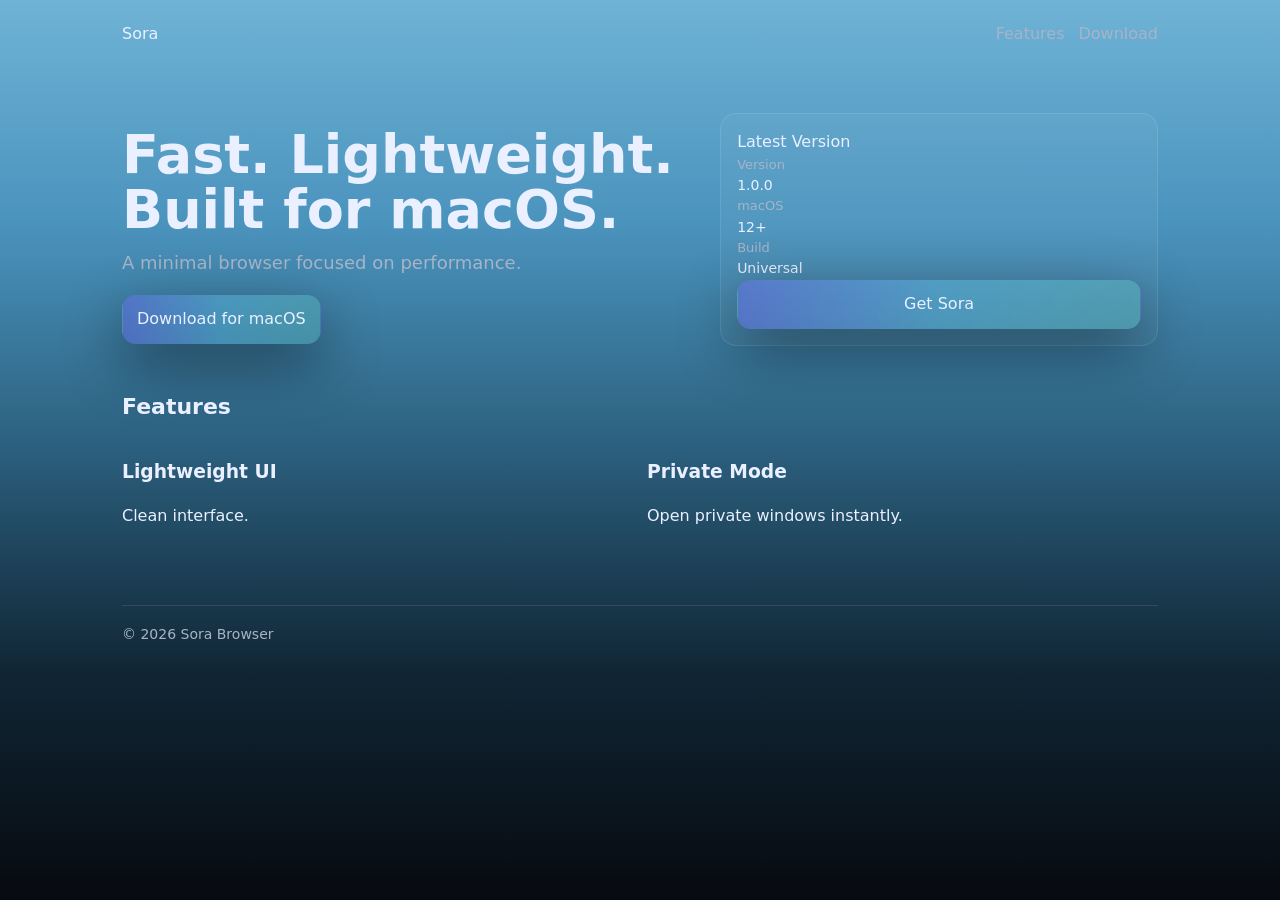
<file: index.html>
<!doctype html>
<html lang="en">
<head>
<meta charset="utf-8">
<meta name="viewport" content="width=device-width, initial-scale=1">
<title>Sora Browser</title>
<link rel="stylesheet" href="styles.css">
</head>
<body>

<header class="wrap header">
<div class="logo">Sora</div>
<nav class="nav">
<a href="#features">Features</a>
<a href="download.html">Download</a>
</nav>
</header>

<main class="wrap">

<section class="hero">
<div>
<h1>Fast. Lightweight. Built for macOS.</h1>
<p class="sub">A minimal browser focused on performance.</p>
<div class="cta">
<a class="btn primary" href="download.html">Download for macOS</a>
</div>
</div>

<div class="card">
<div class="cardTitle">Latest Version</div>
<div class="kv">
<div class="k">Version</div><div class="v">1.0.0</div>
<div class="k">macOS</div><div class="v">12+</div>
<div class="k">Build</div><div class="v">Universal</div>
</div>
<a class="btn primary full" href="download.html">Get Sora</a>
</div>
</section>

<section id="features" class="features">
<h2>Features</h2>
<div class="grid">
<div class="feature">
<h3>Lightweight UI</h3>
<p>Clean interface.</p>
</div>
<div class="feature">
<h3>Private Mode</h3>
<p>Open private windows instantly.</p>
</div>
</div>
</section>

<footer class="footer">
<div>© 2026 Sora Browser</div>
</footer>

</main>
</body>
</html>
</file>
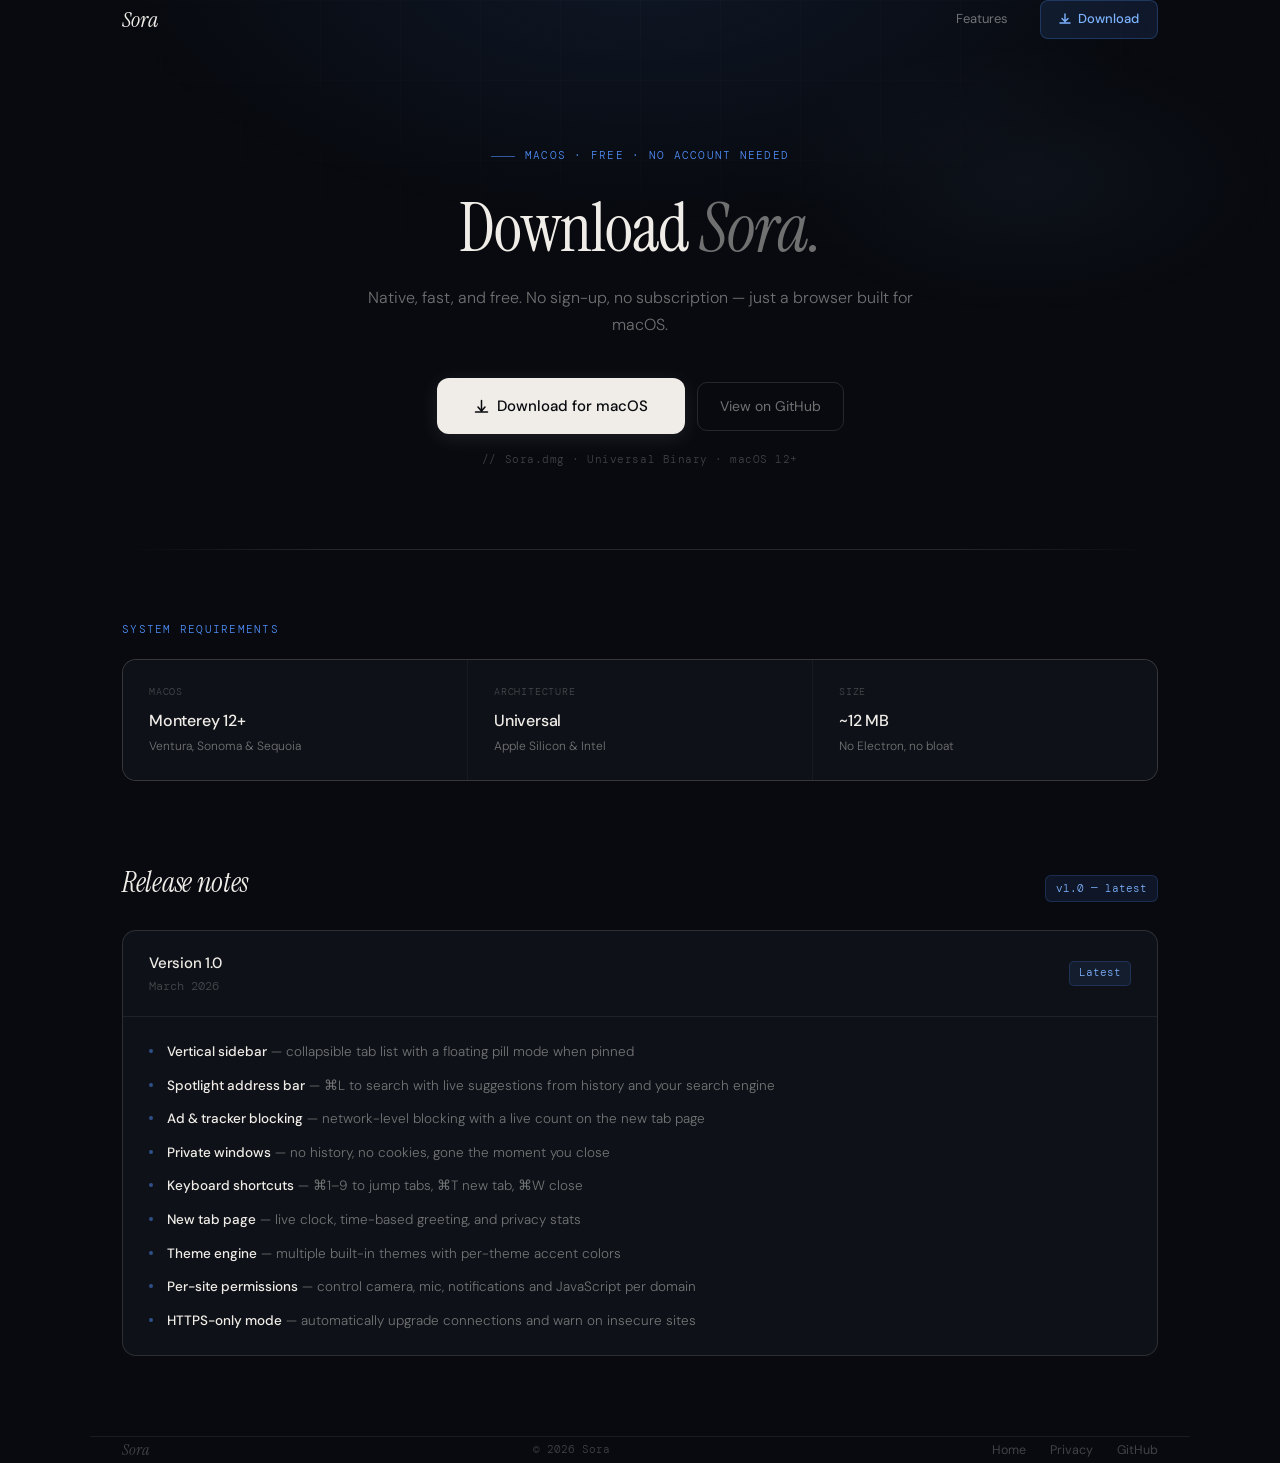
<file: download.html>
<!doctype html>
<html lang="en">
<head>
  <meta charset="utf-8" />
  <meta name="viewport" content="width=device-width, initial-scale=1" />
  <title>Download Sora — macOS browser</title>
  <meta name="description" content="Download Sora for macOS. Free, native, and built with SwiftUI." />
  <meta property="og:title" content="Download Sora — macOS browser" />
  <meta property="og:description" content="Free, native macOS browser built with SwiftUI." />
  <meta property="og:type" content="website" />
  <link rel="icon" href="favicon.ico" />
  <link rel="preconnect" href="https://fonts.googleapis.com" />
  <link rel="preconnect" href="https://fonts.gstatic.com" crossorigin />
  <link href="https://fonts.googleapis.com/css2?family=Instrument+Serif:ital@0;1&family=DM+Sans:wght@300;400;500&family=DM+Mono:wght@400;500&display=swap" rel="stylesheet" />
  <style>
    :root {
      --bg:       #080a0f;
      --surface:  #0e1117;
      --border:   rgba(255,255,255,0.07);
      --border2:  rgba(255,255,255,0.12);
      --text:     #f0ede8;
      --muted:    rgba(240,237,232,0.45);
      --dim:      rgba(240,237,232,0.25);
      --accent:   #4f8ef7;
      --accent2:  #7eb3ff;
      --radius:   16px;
      --mono:     'DM Mono', monospace;
      --serif:    'Instrument Serif', Georgia, serif;
      --sans:     'DM Sans', sans-serif;
    }

    *, *::before, *::after { box-sizing: border-box; margin: 0; padding: 0; }
    html { scroll-behavior: smooth; }

    body {
      background-color: var(--bg);
      color: var(--text);
      font-family: var(--sans);
      font-size: 16px;
      line-height: 1.6;
      font-weight: 300;
      -webkit-font-smoothing: antialiased;
      overflow-x: hidden;
    }

    a { color: inherit; text-decoration: none; }
    a:focus-visible { outline: 2px solid var(--accent); outline-offset: 3px; border-radius: 4px; }

    .bg-layer {
      position: fixed;
      inset: 0;
      pointer-events: none;
      z-index: 0;
    }
    .bg-layer::before {
      content: '';
      position: absolute;
      inset: 0;
      background:
        radial-gradient(ellipse 70% 50% at 50% -5%, rgba(79,142,247,0.1) 0%, transparent 60%),
        radial-gradient(ellipse 40% 30% at 80% 20%, rgba(126,179,255,0.05) 0%, transparent 50%);
    }
    .bg-layer::after {
      content: '';
      position: absolute;
      inset: 0;
      background-image:
        linear-gradient(rgba(255,255,255,0.02) 1px, transparent 1px),
        linear-gradient(90deg, rgba(255,255,255,0.02) 1px, transparent 1px);
      background-size: 80px 80px;
      mask-image: radial-gradient(ellipse 80% 60% at 50% 0%, black 0%, transparent 70%);
    }

    .wrap {
      max-width: 1100px;
      margin: 0 auto;
      padding: 0 32px;
      position: relative;
      z-index: 1;
    }

    /* ── Header ── */
    header {
      display: flex;
      align-items: center;
      justify-content: space-between;
      padding: 32px 0;
      opacity: 0;
      animation: fadeDown 0.6s ease 0.1s forwards;
    }
    .brand {
      font-family: var(--serif);
      font-size: 22px;
      font-style: italic;
      color: var(--text);
    }
    nav { display: flex; align-items: center; gap: 32px; }
    nav a { font-size: 13px; font-weight: 400; color: var(--muted); transition: color 0.2s; }
    nav a:hover { color: var(--text); }
    .nav-download {
      display: inline-flex;
      align-items: center;
      gap: 7px;
      padding: 8px 18px;
      border-radius: 8px;
      background: rgba(79,142,247,0.12);
      border: 1px solid rgba(79,142,247,0.25);
      color: var(--accent2) !important;
      font-size: 13px !important;
      font-weight: 500 !important;
      transition: background 0.2s, border-color 0.2s !important;
    }
    .nav-download:hover {
      background: rgba(79,142,247,0.2) !important;
      border-color: rgba(79,142,247,0.4) !important;
      color: #fff !important;
    }

    /* ── Buttons ── */
    .btn {
      display: inline-flex;
      align-items: center;
      justify-content: center;
      gap: 8px;
      padding: 12px 22px;
      border-radius: 10px;
      font-size: 14px;
      font-weight: 400;
      font-family: var(--sans);
      border: 1px solid transparent;
      transition: transform 0.15s, box-shadow 0.2s, background 0.2s, border-color 0.2s;
      cursor: pointer;
      white-space: nowrap;
    }
    .btn:hover { transform: translateY(-1px); }
    .btn:active { transform: translateY(0); }
    .btn-primary {
      background: var(--text);
      color: var(--bg);
      font-weight: 500;
      box-shadow: 0 4px 20px rgba(240,237,232,0.1);
    }
    .btn-primary:hover { background: #fff; box-shadow: 0 8px 32px rgba(240,237,232,0.18); }
    .btn-ghost {
      background: transparent;
      color: var(--muted);
      border-color: var(--border2);
    }
    .btn-ghost:hover { background: rgba(255,255,255,0.05); color: var(--text); border-color: rgba(255,255,255,0.2); }
    .btn-large { padding: 15px 36px; font-size: 15px; border-radius: 12px; }

    /* ── Download Hero ── */
    .download-hero {
      padding: 100px 0 80px;
      text-align: center;
      max-width: 580px;
      margin: 0 auto;
    }

    .hero-kicker {
      display: inline-flex;
      align-items: center;
      gap: 10px;
      font-family: var(--mono);
      font-size: 10.5px;
      color: var(--accent);
      letter-spacing: 0.12em;
      text-transform: uppercase;
      margin-bottom: 28px;
      opacity: 0;
      animation: fadeUp 0.6s ease 0.2s forwards;
    }
    .hero-kicker::before {
      content: '';
      width: 24px;
      height: 1px;
      background: currentColor;
      opacity: 0.6;
    }

    .download-hero h1 {
      font-family: var(--serif);
      font-size: clamp(44px, 6vw, 68px);
      font-weight: 400;
      line-height: 1.05;
      letter-spacing: -1px;
      color: var(--text);
      margin-bottom: 20px;
      opacity: 0;
      animation: fadeUp 0.65s ease 0.28s forwards;
    }
    .download-hero h1 em {
      font-style: italic;
      color: var(--muted);
    }

    .download-hero .sub {
      font-size: 16px;
      color: var(--muted);
      line-height: 1.7;
      font-weight: 300;
      margin-bottom: 40px;
      opacity: 0;
      animation: fadeUp 0.65s ease 0.36s forwards;
    }

    .download-cta {
      display: flex;
      align-items: center;
      justify-content: center;
      gap: 12px;
      margin-bottom: 18px;
      opacity: 0;
      animation: fadeUp 0.65s ease 0.44s forwards;
    }

    .fine {
      font-family: var(--mono);
      font-size: 10.5px;
      color: var(--dim);
      letter-spacing: 0.05em;
      opacity: 0;
      animation: fadeUp 0.6s ease 0.52s forwards;
    }

    /* ── Divider ── */
    .divider {
      height: 1px;
      background: linear-gradient(90deg, transparent, var(--border2) 20%, var(--border2) 80%, transparent);
      margin-bottom: 72px;
      position: relative;
      z-index: 1;
    }

    /* ── Requirements ── */
    .section-label {
      font-family: var(--mono);
      font-size: 10.5px;
      color: var(--accent);
      text-transform: uppercase;
      letter-spacing: 0.12em;
      margin-bottom: 20px;
    }

    .req-grid {
      display: grid;
      grid-template-columns: repeat(3, 1fr);
      gap: 1px;
      background: var(--border);
      border: 1px solid var(--border2);
      border-radius: 14px;
      overflow: hidden;
      margin-bottom: 80px;
    }
    .req-item {
      background: var(--surface);
      padding: 24px 26px;
      transition: background 0.2s;
    }
    .req-item:hover { background: rgba(255,255,255,0.03); }
    .req-item .k {
      font-family: var(--mono);
      font-size: 10px;
      color: var(--dim);
      text-transform: uppercase;
      letter-spacing: 0.08em;
      margin-bottom: 8px;
    }
    .req-item .v {
      font-size: 16px;
      font-weight: 500;
      color: var(--text);
      letter-spacing: -0.2px;
    }
    .req-item .v small {
      display: block;
      font-size: 12px;
      font-weight: 300;
      color: var(--muted);
      margin-top: 3px;
      letter-spacing: 0;
    }

    /* ── Changelog ── */
    .changelog-header {
      display: flex;
      align-items: baseline;
      justify-content: space-between;
      margin-bottom: 24px;
    }
    .changelog-header h2 {
      font-family: var(--serif);
      font-size: 28px;
      font-weight: 400;
      font-style: italic;
      letter-spacing: -0.3px;
      color: var(--text);
    }
    .version-badge {
      font-family: var(--mono);
      font-size: 11px;
      color: var(--accent2);
      background: rgba(79,142,247,0.1);
      border: 1px solid rgba(79,142,247,0.2);
      padding: 4px 10px;
      border-radius: 6px;
    }

    .release {
      background: var(--surface);
      border: 1px solid var(--border2);
      border-radius: 14px;
      overflow: hidden;
      margin-bottom: 80px;
    }
    .release-header {
      display: flex;
      align-items: center;
      justify-content: space-between;
      padding: 20px 26px;
      border-bottom: 1px solid var(--border);
    }
    .release-version {
      font-size: 15px;
      font-weight: 500;
      color: var(--text);
      letter-spacing: -0.2px;
    }
    .release-date {
      font-family: var(--mono);
      font-size: 11.5px;
      color: var(--dim);
      margin-top: 3px;
    }
    .release-latest {
      font-family: var(--mono);
      font-size: 10.5px;
      color: var(--accent2);
      background: rgba(79,142,247,0.1);
      border: 1px solid rgba(79,142,247,0.2);
      padding: 3px 9px;
      border-radius: 5px;
    }
    .release-body {
      padding: 24px 26px;
      display: flex;
      flex-direction: column;
      gap: 12px;
    }
    .release-item {
      display: flex;
      align-items: flex-start;
      gap: 14px;
      font-size: 13.5px;
      color: var(--muted);
      line-height: 1.6;
      font-weight: 300;
    }
    .release-item::before {
      content: '';
      width: 4px;
      height: 4px;
      border-radius: 50%;
      background: var(--accent);
      opacity: 0.5;
      margin-top: 8px;
      flex-shrink: 0;
    }
    .release-item strong {
      color: var(--text);
      font-weight: 500;
    }

    /* ── Footer ── */
    footer {
      border-top: 1px solid var(--border);
      padding: 32px 0;
      display: flex;
      align-items: center;
      justify-content: space-between;
      position: relative;
      z-index: 1;
    }
    .footer-brand { font-family: var(--serif); font-style: italic; font-size: 16px; color: var(--dim); }
    .footer-copy { font-family: var(--mono); font-size: 11px; color: var(--dim); }
    .footer-links { display: flex; gap: 24px; }
    .footer-links a { font-size: 12.5px; color: var(--dim); transition: color 0.2s; }
    .footer-links a:hover { color: var(--muted); }

    /* ── Animations ── */
    @keyframes fadeUp {
      from { opacity: 0; transform: translateY(16px); }
      to   { opacity: 1; transform: translateY(0); }
    }
    @keyframes fadeDown {
      from { opacity: 0; transform: translateY(-8px); }
      to   { opacity: 1; transform: translateY(0); }
    }

    .reveal {
      opacity: 0;
      transform: translateY(20px);
      transition: opacity 0.65s ease, transform 0.65s ease;
    }
    .reveal.visible { opacity: 1; transform: translateY(0); }

    @media (max-width: 768px) {
      .req-grid { grid-template-columns: 1fr 1fr; }
      .changelog-header { flex-direction: column; gap: 12px; }
      footer { flex-direction: column; gap: 16px; text-align: center; }
      .footer-brand { display: none; }
    }
    @media (max-width: 480px) {
      .req-grid { grid-template-columns: 1fr; }
      .download-cta { flex-direction: column; }
      .btn-large { width: 100%; }
    }
  </style>
</head>
<body>
  <div class="bg-layer" aria-hidden="true"></div>

  <header class="wrap">
    <a class="brand" href="index.html">Sora</a>
    <nav aria-label="Main navigation">
      <a href="index.html#features">Features</a>
      <a href="download.html" class="nav-download" aria-current="page">
        <svg width="12" height="12" viewBox="0 0 12 12" fill="none"><path d="M6 1v7M3 5.5l3 3 3-3M1 10h10" stroke="currentColor" stroke-width="1.4" stroke-linecap="round" stroke-linejoin="round"/></svg>
        Download
      </a>
    </nav>
  </header>

  <main>
    <section class="download-hero wrap" aria-labelledby="download-heading">
      <div class="hero-kicker" aria-hidden="true">macOS · Free · No account needed</div>
      <h1 id="download-heading">Download <em>Sora.</em></h1>
      <p class="sub">Native, fast, and free. No sign-up, no subscription — just a browser built for macOS.</p>
      <div class="download-cta">
        <a class="btn btn-primary btn-large" href="Sora.dmg" download>
          <svg width="15" height="15" viewBox="0 0 15 15" fill="none"><path d="M7.5 1.5v9M4 8l3.5 4L11 8M1.5 13h12" stroke="currentColor" stroke-width="1.5" stroke-linecap="round" stroke-linejoin="round"/></svg>
          Download for macOS
        </a>
        <a class="btn btn-ghost" href="https://github.com/talb1/Sora-Browser" target="_blank" rel="noopener">View on GitHub</a>
      </div>
      <p class="fine">// Sora.dmg · Universal Binary · macOS 12+</p>
    </section>

    <div class="wrap"><div class="divider"></div></div>

    <section class="wrap reveal" aria-label="System requirements">
      <p class="section-label">System Requirements</p>
      <div class="req-grid">
        <div class="req-item">
          <div class="k">macOS</div>
          <div class="v">Monterey 12+<small>Ventura, Sonoma &amp; Sequoia</small></div>
        </div>
        <div class="req-item">
          <div class="k">Architecture</div>
          <div class="v">Universal<small>Apple Silicon &amp; Intel</small></div>
        </div>
        <div class="req-item">
          <div class="k">Size</div>
          <div class="v">~12 MB<small>No Electron, no bloat</small></div>
        </div>
      </div>
    </section>

    <section class="wrap reveal" aria-label="Release notes">
      <div class="changelog-header">
        <h2>Release notes</h2>
        <span class="version-badge">v1.0 — latest</span>
      </div>
      <div class="release">
        <div class="release-header">
          <div>
            <div class="release-version">Version 1.0</div>
            <div class="release-date">March 2026</div>
          </div>
          <span class="release-latest">Latest</span>
        </div>
        <div class="release-body">
          <div class="release-item"><span><strong>Vertical sidebar</strong> — collapsible tab list with a floating pill mode when pinned</span></div>
          <div class="release-item"><span><strong>Spotlight address bar</strong> — ⌘L to search with live suggestions from history and your search engine</span></div>
          <div class="release-item"><span><strong>Ad &amp; tracker blocking</strong> — network-level blocking with a live count on the new tab page</span></div>
          <div class="release-item"><span><strong>Private windows</strong> — no history, no cookies, gone the moment you close</span></div>
          <div class="release-item"><span><strong>Keyboard shortcuts</strong> — ⌘1–9 to jump tabs, ⌘T new tab, ⌘W close</span></div>
          <div class="release-item"><span><strong>New tab page</strong> — live clock, time-based greeting, and privacy stats</span></div>
          <div class="release-item"><span><strong>Theme engine</strong> — multiple built-in themes with per-theme accent colors</span></div>
          <div class="release-item"><span><strong>Per-site permissions</strong> — control camera, mic, notifications and JavaScript per domain</span></div>
          <div class="release-item"><span><strong>HTTPS-only mode</strong> — automatically upgrade connections and warn on insecure sites</span></div>
        </div>
      </div>
    </section>
  </main>

  <footer class="wrap">
    <span class="footer-brand">Sora</span>
    <p class="footer-copy">© 2026 Sora</p>
    <nav class="footer-links" aria-label="Footer navigation">
      <a href="index.html">Home</a>
      <a href="privacy.html">Privacy</a>
      <a href="https://github.com/talb1/Sora-Browser" target="_blank" rel="noopener">GitHub</a>
    </nav>
  </footer>

  <script>
    const observer = new IntersectionObserver(
      entries => entries.forEach(e => { if (e.isIntersecting) { e.target.classList.add('visible'); observer.unobserve(e.target); } }),
      { threshold: 0.12 }
    );
    document.querySelectorAll('.reveal').forEach(el => observer.observe(el));
  </script>
</body>
</html>
</file>
<file: styles.css>
:root{
  --bg:#070a0f;
  --text:#eaf0ff;
  --muted:#a7b4c7;
  --line:rgba(255,255,255,.10);
  --card:rgba(255,255,255,.04);
  --glass:rgba(15,22,32,.55);
  --shadow:0 20px 60px rgba(0,0,0,.45);
  --r:18px;
}

*{box-sizing:border-box}
html,body{height:100%}

body{
  margin:0;
  font:16px/1.55 system-ui,-apple-system,Segoe UI,Roboto,Arial;
  color:var(--text);

  /* Smooth vertical icon-inspired gradient */
  background:linear-gradient(
    to bottom,
    #6fb3d6 0%,
    #4a93bd 25%,
    #2b5f7d 50%,
    #102534 75%,
    #070a0f 100%
  );

  min-height:100vh;
}

a{color:inherit;text-decoration:none}

.wrap{
  max-width:1080px;
  margin:0 auto;
  padding:22px;
}

/* ================= HEADER ================= */

.header{
  display:flex;
  align-items:center;
  justify-content:space-between;
}

.brand{
  font-weight:800;
  letter-spacing:.3px;
}

.nav{
  display:flex;
  gap:14px;
  align-items:center;
}

.nav a{
  color:var(--muted);
}

.nav a:hover{
  color:var(--text);
}

.pill{
  padding:8px 12px;
  border:1px solid var(--line);
  border-radius:999px;
  background:rgba(255,255,255,.03);
}

/* ================= HERO ================= */

.hero{
  margin-top:22px;
  display:grid;
  grid-template-columns:1.25fr .95fr;
  gap:22px;
  align-items:start;
}

.tag{
  display:inline-block;
  padding:6px 10px;
  border:1px solid var(--line);
  border-radius:999px;
  background:rgba(255,255,255,.03);
  color:var(--muted);
  font-size:13px;
}

h1{
  font-size:54px;
  line-height:1.02;
  margin:14px 0 12px;
}

.sub{
  color:var(--muted);
  font-size:18px;
  margin:0;
  max-width:62ch;
}

/* ================= CTA ================= */

.cta{
  display:flex;
  gap:12px;
  flex-wrap:wrap;
  margin-top:18px;
}

.btn{
  display:inline-flex;
  align-items:center;
  justify-content:center;
  padding:11px 14px;
  border-radius:14px;
  border:1px solid var(--line);
  background:rgba(255,255,255,.03);
  transition:transform .10s ease, border-color .15s ease;
}

.btn:hover{
  transform:translateY(-1px);
  border-color:rgba(255,255,255,.20);
}

.btn.primary{
  border-color:transparent;
  background:linear-gradient(
    90deg,
    rgba(115,90,255,.35),
    rgba(102,217,255,.24),
    rgba(124,255,200,.18)
  );
  box-shadow:var(--shadow);
}

.btn.ghost{
  background:transparent;
}

.btn.full{
  width:100%;
}

.fine{
  margin-top:14px;
  color:#7f93a8;
  font-size:13px;
}

/* ================= PANEL ================= */

.panel{
  border:1px solid var(--line);
  border-radius:var(--r);
  background:var(--glass);
  backdrop-filter:blur(12px); /* GPU usage — fine in small amounts */
  box-shadow:var(--shadow);
  overflow:hidden;
}

.panelTop{
  display:flex;
  align-items:center;
  gap:10px;
  padding:12px 14px;
  border-bottom:1px solid var(--line);
}

.dots{
  display:flex;
  gap:7px;
}

.dots span{
  width:10px;
  height:10px;
  border-radius:999px;
  background:rgba(255,255,255,.18);
}

.panelTitle{
  color:var(--muted);
  font-size:13px;
}

.panelBody{
  padding:14px;
}

.stat{
  display:flex;
  justify-content:space-between;
  padding:8px 0;
}

.k{
  color:var(--muted);
  font-size:13px;
}

.v{
  font-size:14px;
}

.divider{
  height:1px;
  background:var(--line);
  margin:10px 0;
}

.bullets{
  display:flex;
  flex-wrap:wrap;
  gap:8px;
  margin-bottom:12px;
}

.bullet{
  padding:6px 10px;
  border:1px solid var(--line);
  border-radius:999px;
  background:rgba(255,255,255,.03);
  color:var(--muted);
  font-size:13px;
}

/* ================= FEATURES ================= */

.features{
  margin-top:44px;
}

h2{
  font-size:22px;
  margin:0 0 14px;
}

.grid{
  display:grid;
  grid-template-columns:repeat(2,1fr);
  gap:14px;
}

.card{
  border:1px solid var(--line);
  background:var(--card);
  border-radius:16px;
  padding:16px;
}

.card h3{
  margin:0 0 6px;
  font-size:16px;
}

.card p{
  margin:0;
  color:var(--muted);
}

/* ================= FOOTER ================= */

.footer{
  margin-top:60px;
  padding-top:18px;
  border-top:1px solid var(--line);
  display:flex;
  align-items:center;
  justify-content:space-between;
  color:var(--muted);
  font-size:14px;
}

.footerLinks{
  display:flex;
  gap:14px;
}

.footerLinks a:hover{
  color:var(--text);
}

/* ================= RESPONSIVE ================= */

@media (max-width:900px){
  .hero{grid-template-columns:1fr}
  h1{font-size:40px}
  .grid{grid-template-columns:1fr}
}
</file>
